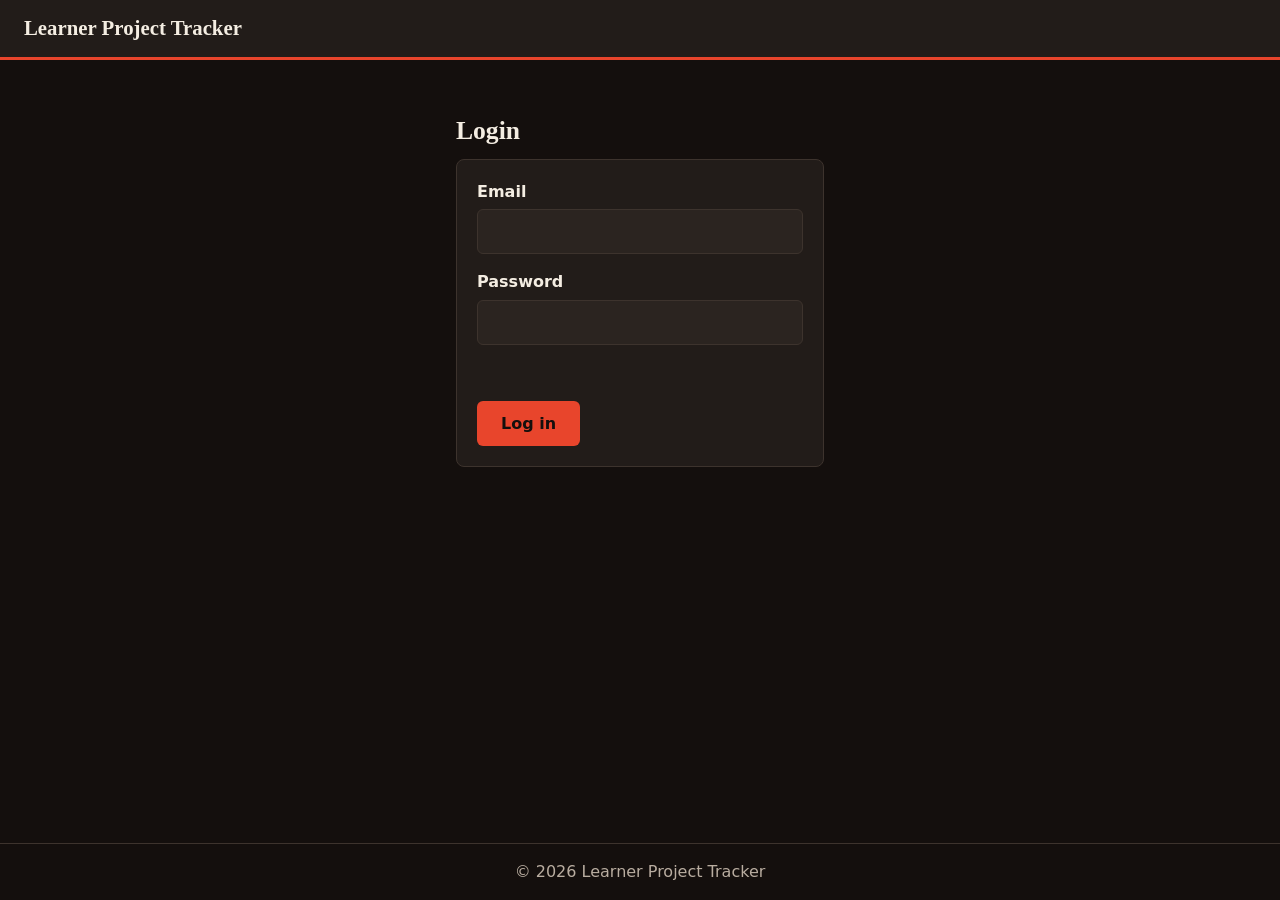
<file: index.html>
<!DOCTYPE html>
<html lang="en">
<head>
  <meta charset="UTF-8">
  <meta name="viewport" content="width=device-width, initial-scale=1.0">
  <title>Login | Learner Project Tracker</title>
  <link rel="stylesheet" href="style.css">
</head>
<body>
  <header class="site-header">
    <h1>Learner Project Tracker</h1>
  </header>

  <main class="content login">
    <h2>Login</h2>

    <!-- Role routing (learner vs instructor) will be added with JavaScript later -->
    <form id="login-form">
      <div class="field">
        <label for="email">Email</label>
        <input type="email" id="email" name="email" required>
      </div>

      <div class="field">
        <label for="password">Password</label>
        <input type="password" id="password" name="password" required>
      </div>

      <p id="login-message" class="message" role="alert"></p>
      <button type="submit" class="btn">Log in</button>
    </form>
  </main>

  <footer class="site-footer">
    <p>&copy; 2026 Learner Project Tracker</p>
  </footer>

  <script type="module" src="app.js"></script>
</body>
</html>
</file>
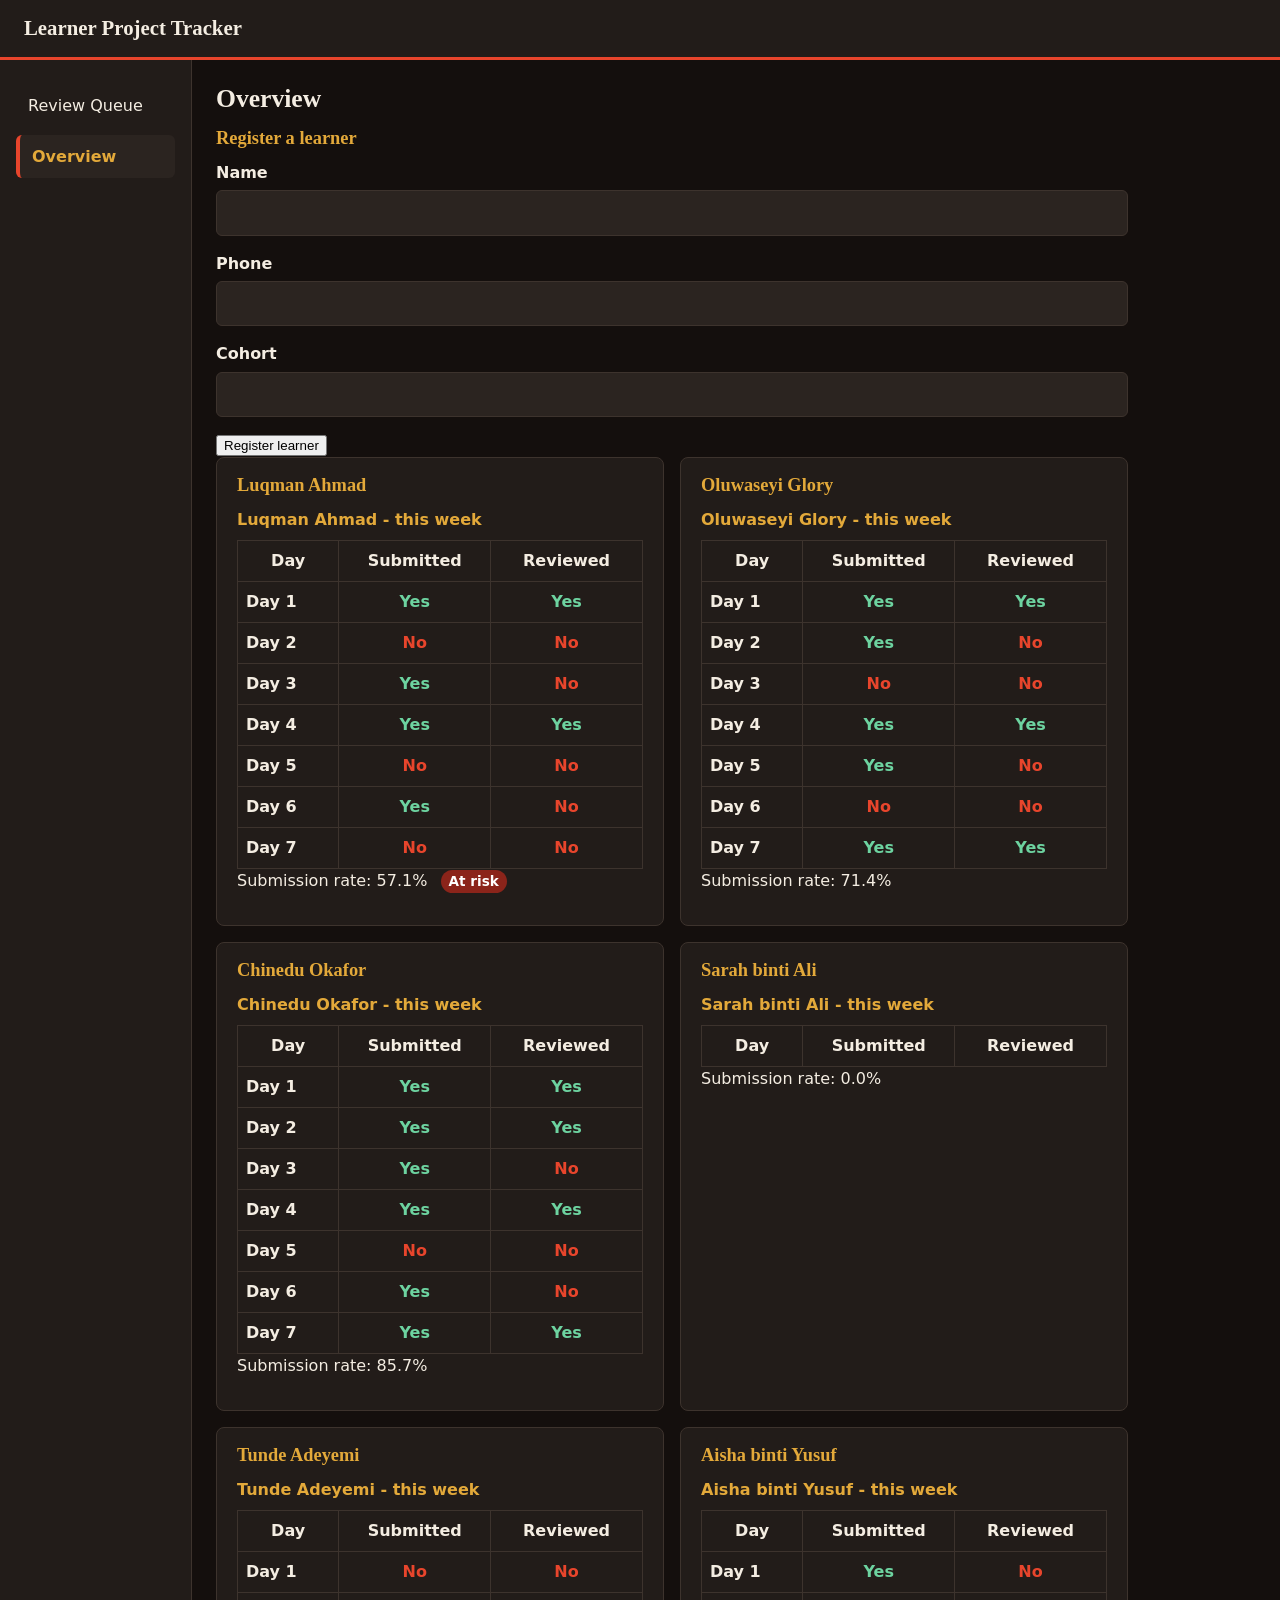
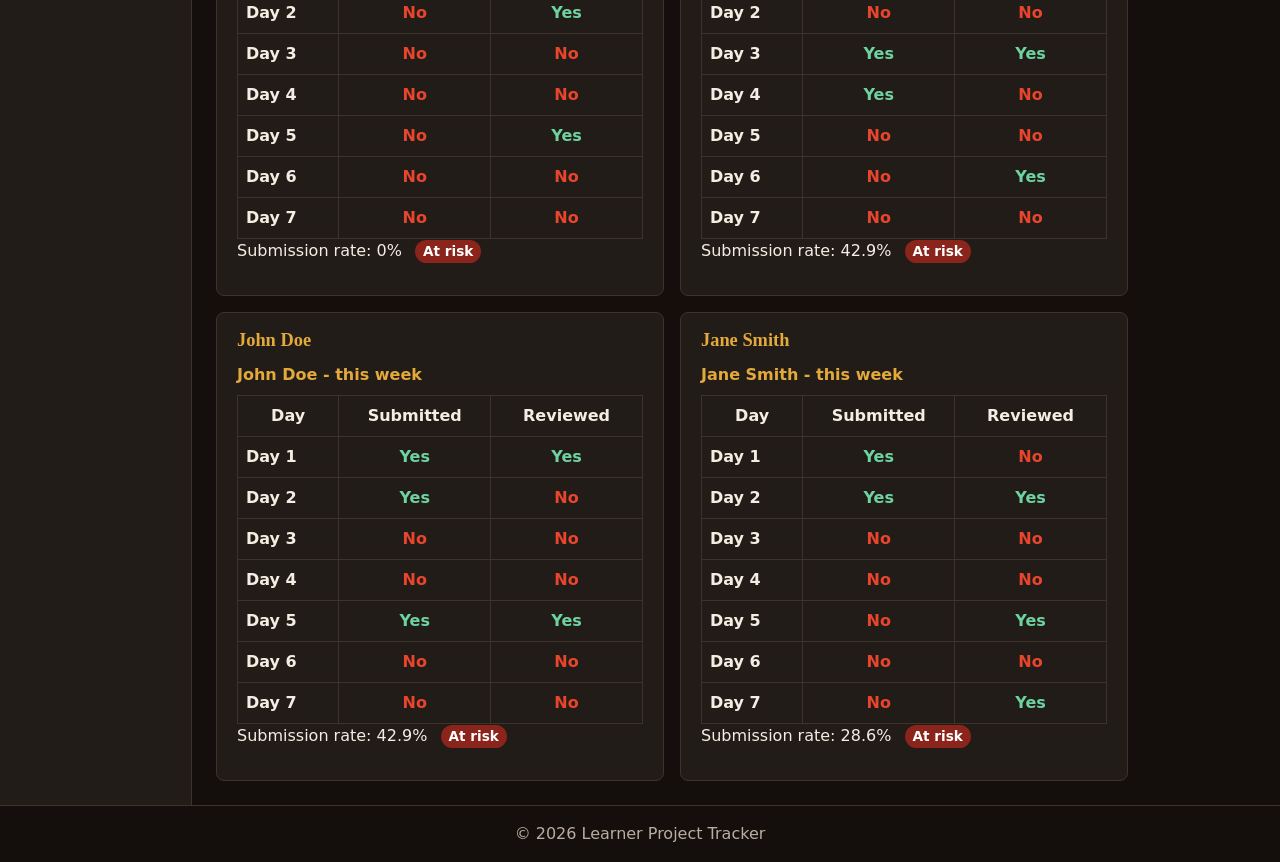
<file: instructor/overview.html>
<!DOCTYPE html>
<html lang="en">
<head>
  <meta charset="UTF-8">
  <meta name="viewport" content="width=device-width, initial-scale=1.0">
  <title>Overview | Learner Project Tracker</title>
  <link rel="stylesheet" href="../style.css">
</head>
<body>
  <header class="site-header">
    <h1>Learner Project Tracker</h1>
  </header>

  <div class="layout">
    <main class="content">
      <h2>Overview</h2>
      <form id="learner-form" novalidate>
        <h3>Register a learner</h3>

        <div>
          <label for="name">Name</label>
          <input type="text" id="name" required
            pattern="[\p{L}\p{M}'’ \-]{2,}" aria-describedby="name-error">
          <p class="error" id="name-error"></p>
        </div>

        <div>
          <label for="phone">Phone</label>
          <input type="tel" id="phone" required
           pattern="0[789][01]\d{8}" aria-describedby="phone-error">
          <p class="error" id="phone-error"></p>
        </div>

        <div>
          <label for="cohort">Cohort</label>
          <input type="text" id="cohort" required
            pattern="[A-Za-z0-9 \-]{2,20}" aria-describedby="cohort-error">
          <p class="error" id="cohort-error"></p>
        </div>

        <p id="form-success" role="status"></p>
        <button type="submit">Register learner</button>
      </form>
      <div class="card-grid"></div>
    </main>

    <nav class="site-nav" aria-label="Instructor navigation">
      <ul>
        <li><a href="review-queue.html">Review Queue</a></li>
        <li><a href="overview.html" aria-current="page">Overview</a></li>
      </ul>
    </nav>
  </div>

  <footer class="site-footer">
    <p>&copy; 2026 Learner Project Tracker</p>
  </footer>

  <script type="module" src="overview.js"></script>
</body>
</html>
</file>
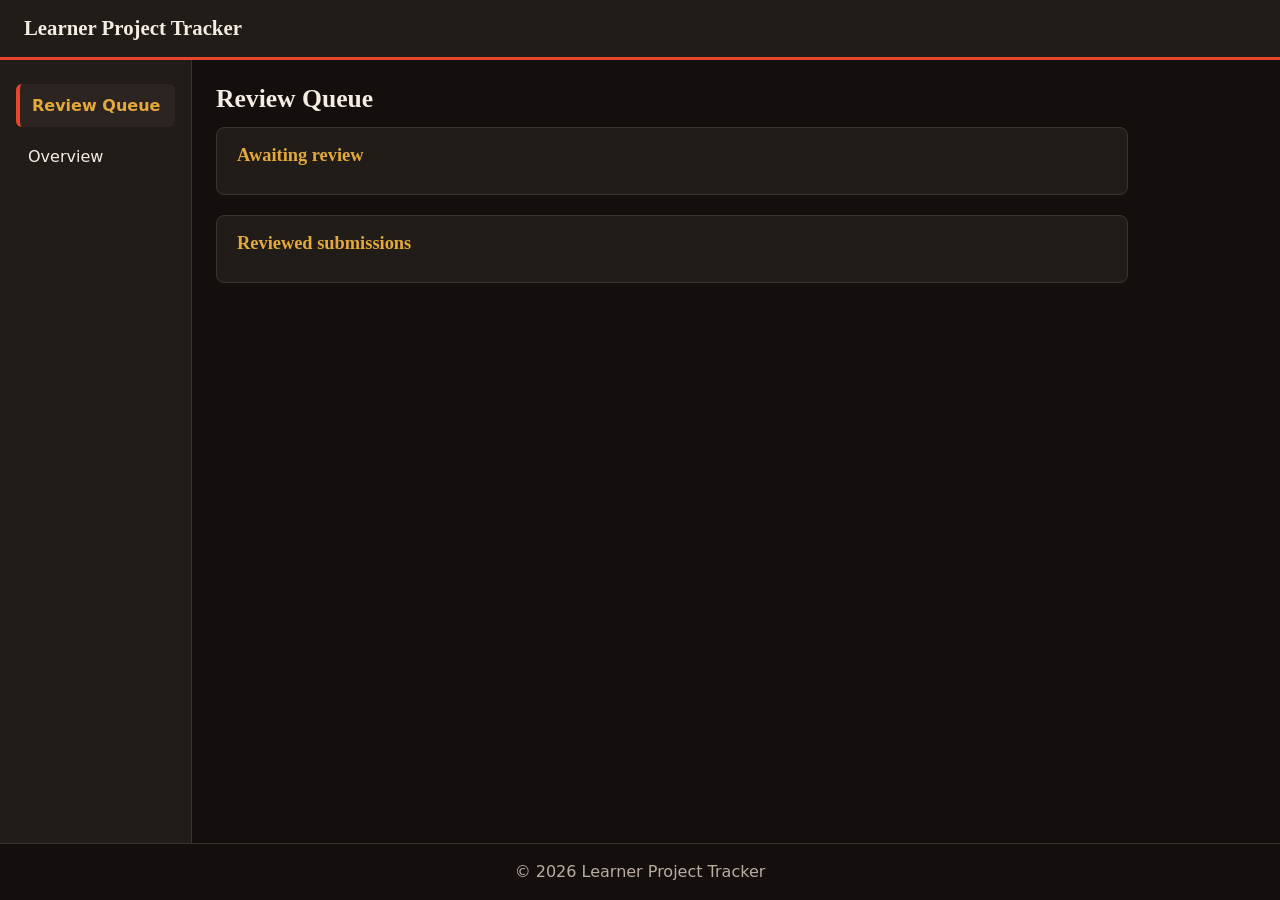
<file: instructor/review-queue.html>
<!DOCTYPE html>
<html lang="en">
<head>
  <meta charset="UTF-8">
  <meta name="viewport" content="width=device-width, initial-scale=1.0">
  <title>Review Queue | Learner Project Tracker</title>
  <link rel="stylesheet" href="../style.css">
</head>
<body>
  <header class="site-header">
    <h1>Learner Project Tracker</h1>
  </header>

  <div class="layout">
    <main class="content">
      <h2>Review Queue</h2>

      <section class="card" aria-labelledby="awaiting-heading">
        <h3 id="awaiting-heading">Awaiting review</h3>
        <ul class="entry-list entry-list-unreviewed"></ul>
      </section>

      <section class="card" aria-labelledby="reviewed-heading">
        <h3 id="reviewed-heading">Reviewed submissions</h3>
        <ul class="entry-list entry-list-reviewed"></ul>
      </section>
    </main>

    <nav class="site-nav" aria-label="Instructor navigation">
      <ul>
        <li><a href="review-queue.html" aria-current="page">Review Queue</a></li>
        <li><a href="overview.html">Overview</a></li>
      </ul>
    </nav>
  </div>

  <footer class="site-footer">
    <p>&copy; 2026 Learner Project Tracker</p>
  </footer>

  <script type="module" src="../app.js"></script>
</body>
</html>
</file>
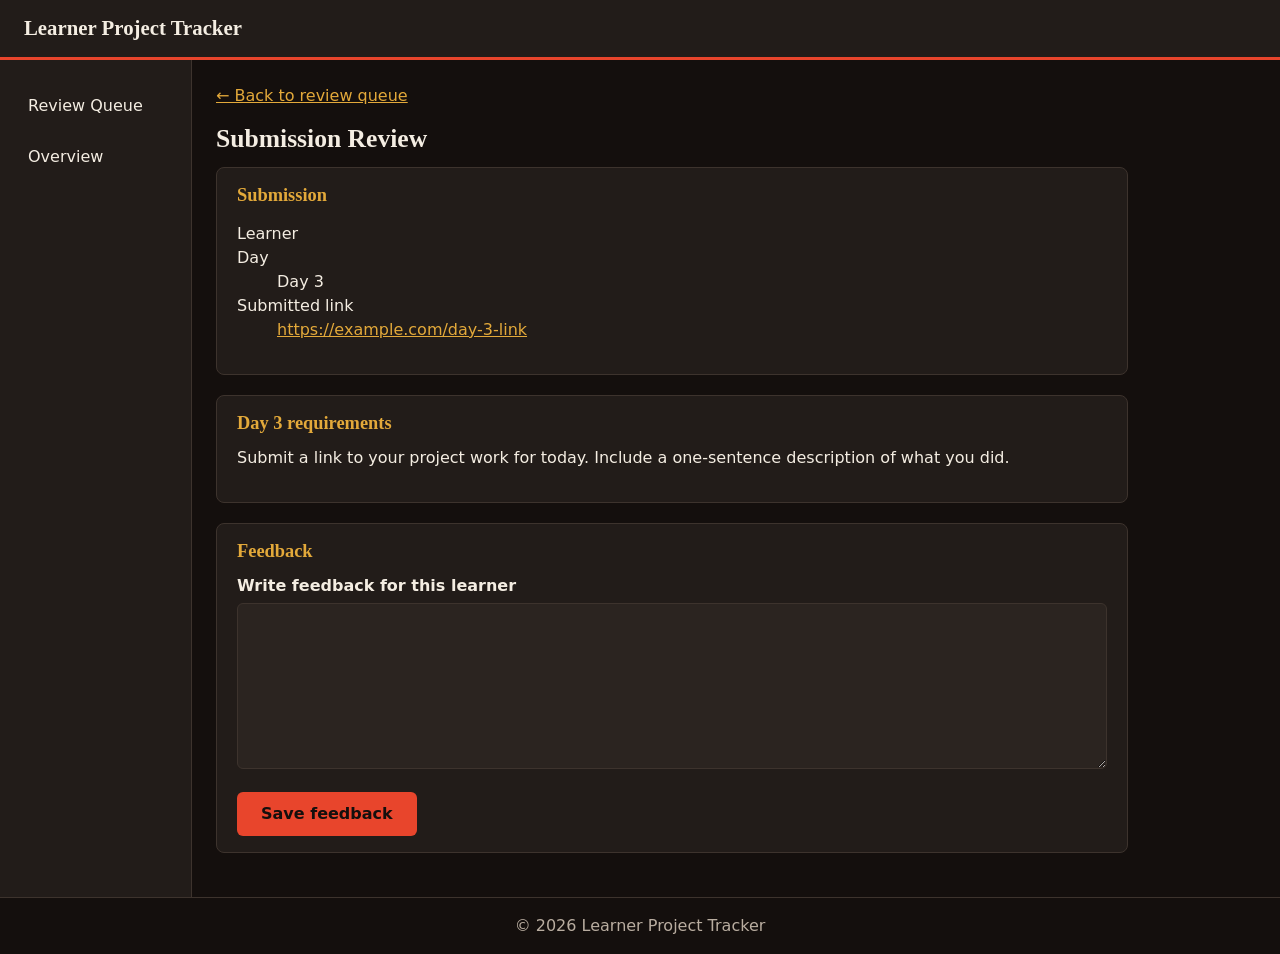
<file: instructor/submission-review.html>
<!DOCTYPE html>
<html lang="en">
<head>
  <meta charset="UTF-8">
  <meta name="viewport" content="width=device-width, initial-scale=1.0">
  <title>Submission Review | Learner Project Tracker</title>
  <link rel="stylesheet" href="../style.css">
</head>
<body>
  <header class="site-header">
    <h1>Learner Project Tracker</h1>
  </header>

  <div class="layout">
    <main class="content">
      <p class="back-link"><a href="review-queue.html">&larr; Back to review queue</a></p>

      <h2>Submission Review</h2>

      <section class="card" aria-labelledby="submission-heading">
        <h3 id="submission-heading">Submission</h3>
        <dl>
          <dt>Learner</dt>
          <!-- <dd>Learner </dd> -->
          <dt>Day</dt>
          <dd>Day 3</dd>
          <dt>Submitted link</dt>
          <dd><a href="https://example.com/day-3-link">https://example.com/day-3-link</a></dd>
        </dl>
      </section>

      <section class="card" aria-labelledby="requirements-heading">
        <h3 id="requirements-heading">Day 3 requirements</h3>
        <p>Submit a link to your project work for today. Include a one-sentence description of what you did.</p>
      </section>

      <section class="card" aria-labelledby="feedback-heading">
        <h3 id="feedback-heading">Feedback</h3>
        <form>
          <div class="field">
            <label for="feedback">Write feedback for this learner</label>
            <textarea id="feedback" name="feedback" rows="6" required></textarea>
          </div>
          <button type="submit" class="btn">Save feedback</button>
        </form>
      </section>
    </main>

    <nav class="site-nav" aria-label="Instructor navigation">
      <ul>
        <li><a href="review-queue.html">Review Queue</a></li>
        <li><a href="overview.html">Overview</a></li>
      </ul>
    </nav>
  </div>

  <footer class="site-footer">
    <p>&copy; 2026 Learner Project Tracker</p>
  </footer>
</body>
</html>
</file>
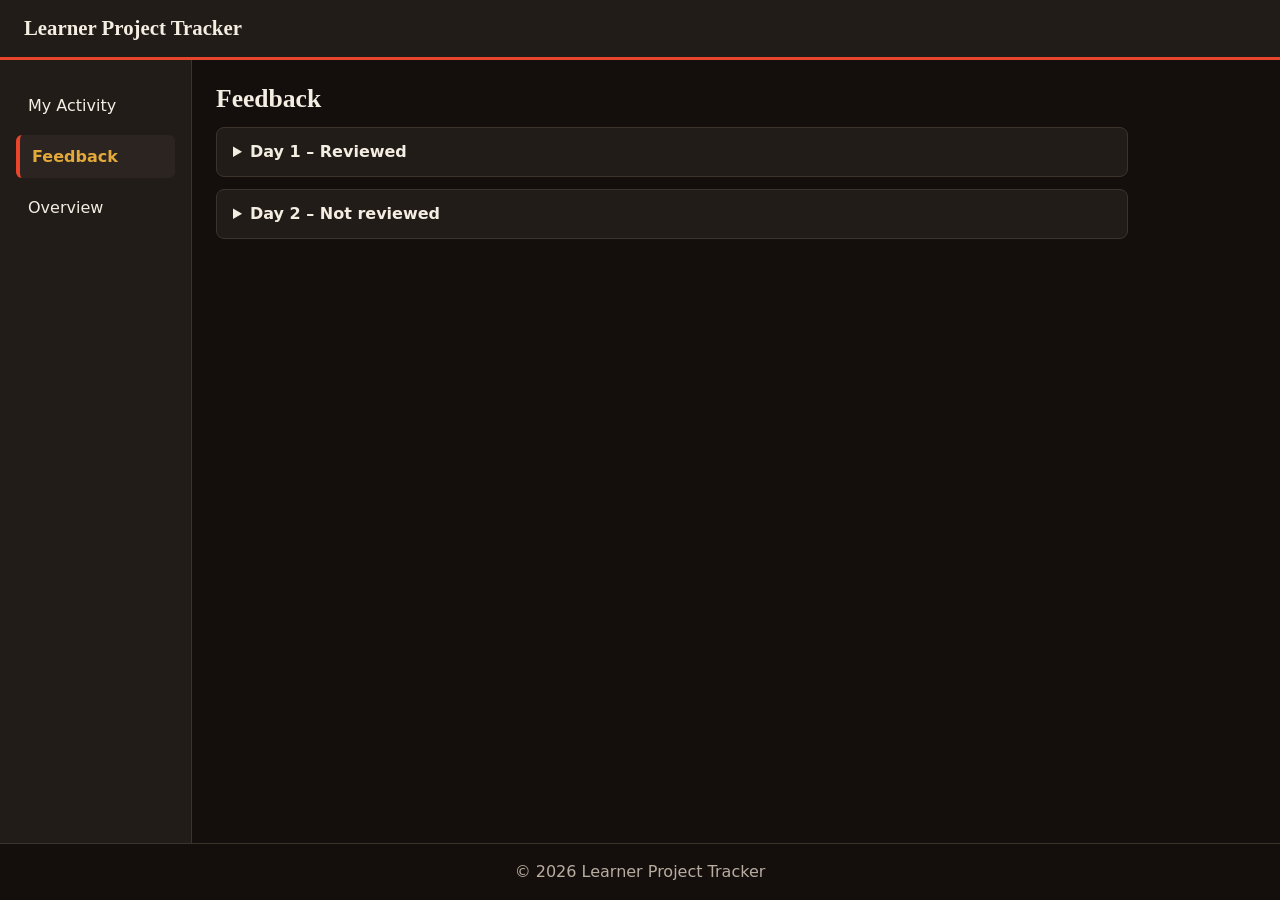
<file: learner/feedback.html>
<!DOCTYPE html>
<html lang="en">
<head>
  <meta charset="UTF-8">
  <meta name="viewport" content="width=device-width, initial-scale=1.0">
  <title>Feedback | Learner Project Tracker</title>
  <link rel="stylesheet" href="../style.css">
</head>
<body>
  <header class="site-header">
    <h1>Learner Project Tracker</h1>
  </header>

  <div class="layout">
    <main class="content">
      <h2>Feedback</h2>

      <ul class="entry-list">
        <li>
          <details>
            <summary>Day 1 &ndash; Reviewed</summary>
            <p><a href="https://example.com/day-1-link">Day 1 link</a></p>
            <p>Feedback: Clear structure. Add a short description next time.</p>
          </details>
        </li>

        <li>
          <details>
            <summary>Day 2 &ndash; Not reviewed</summary>
            <p><a href="https://example.com/day-2-link">Day 2 link</a></p>
            <p>No feedback yet.</p>
          </details>
        </li>
      </ul>
    </main>

    <nav class="site-nav" aria-label="Learner navigation">
      <ul>
        <li><a href="my-activity.html">My Activity</a></li>
        <li><a href="feedback.html" aria-current="page">Feedback</a></li>
        <li><a href="overview.html">Overview</a></li>
      </ul>
    </nav>
  </div>

  <footer class="site-footer">
    <p>&copy; 2026 Learner Project Tracker</p>
  </footer>
</body>
</html>
</file>
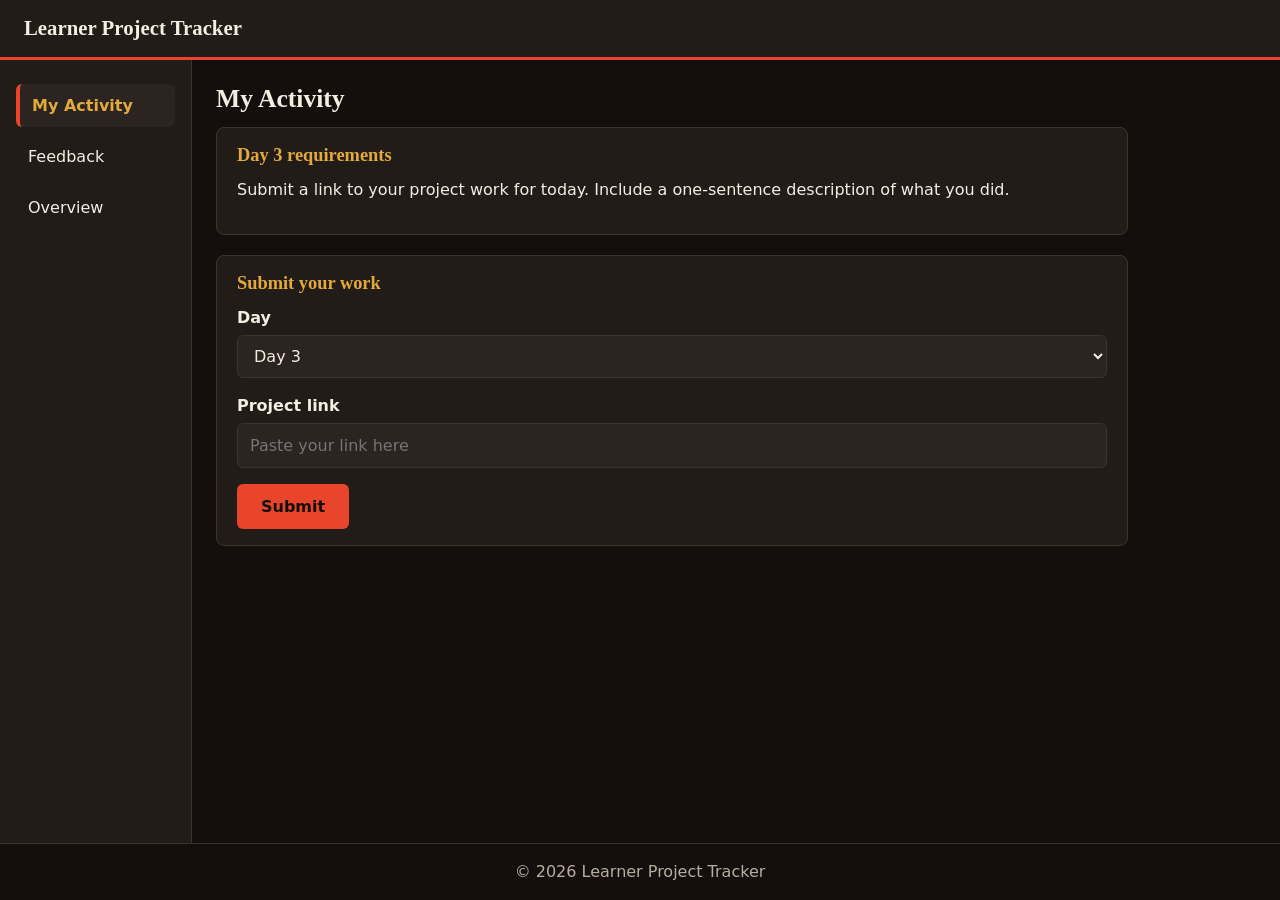
<file: learner/myactivity.html>
<!DOCTYPE html>
<html lang="en">
<head>
  <meta charset="UTF-8">
  <meta name="viewport" content="width=device-width, initial-scale=1.0">
  <title>My Activity | Learner Project Tracker</title>
  <link rel="stylesheet" href="../style.css">
</head>
<body>
  <header class="site-header">
    <h1>Learner Project Tracker</h1>
  </header>

  <div class="layout">
    <main class="content">
      <h2>My Activity</h2>

      <section class="card" aria-labelledby="requirements-heading">
        <h3 id="requirements-heading">Day 3 requirements</h3>
        <p>Submit a link to your project work for today. Include a one-sentence description of what you did.</p>
      </section>

      <section class="card" aria-labelledby="submit-heading">
        <h3 id="submit-heading">Submit your work</h3>
        <form>
          <div class="field">
            <label for="day">Day</label>
            <select id="day" name="day">
              <option value="3" selected>Day 3</option>
              <option value="2">Day 2</option>
              <option value="1">Day 1</option>
            </select>
          </div>

          <div class="field">
            <label for="link">Project link</label>
            <input type="url" id="link" name="link" placeholder="Paste your link here" required>
          </div>

          <button type="submit" class="btn">Submit</button>
        </form>
      </section>
    </main>

    <nav class="site-nav" aria-label="Learner navigation">
      <ul>
        <li><a href="my-activity.html" aria-current="page">My Activity</a></li>
        <li><a href="feedback.html">Feedback</a></li>
        <li><a href="overview.html">Overview</a></li>
      </ul>
    </nav>
  </div>

  <footer class="site-footer">
    <p>&copy; 2026 Learner Project Tracker</p>
  </footer>
</body>
</html>
</file>
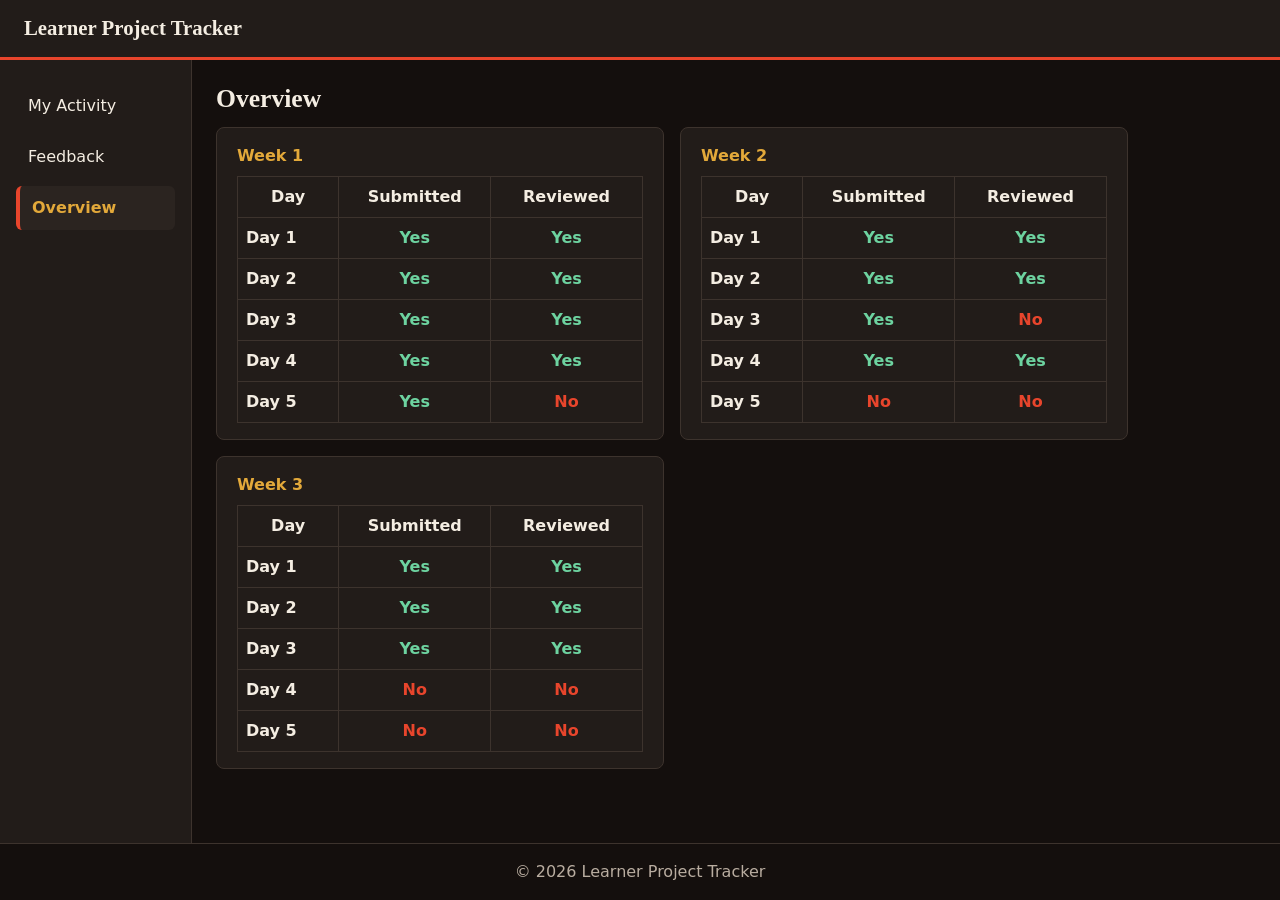
<file: learner/overview.html>
<!DOCTYPE html>
<html lang="en">
<head>
  <meta charset="UTF-8">
  <meta name="viewport" content="width=device-width, initial-scale=1.0">
  <title>Overview | Learner Project Tracker</title>
  <link rel="stylesheet" href="../style.css">
</head>
<body>
  <header class="site-header">
    <h1>Learner Project Tracker</h1>
  </header>

  <div class="layout">
    <main class="content">
      <h2>Overview</h2>

      
      <div class="card-grid">
        <section class="card">
          <table class="weekly-table">
            <caption>Week 1</caption>
            <thead>
              <tr><th scope="col">Day</th><th scope="col">Submitted</th><th scope="col">Reviewed</th></tr>
            </thead>
            <tbody>
              <tr><th scope="row">Day 1</th><td class="yes">Yes</td><td class="yes">Yes</td></tr>
              <tr><th scope="row">Day 2</th><td class="yes">Yes</td><td class="yes">Yes</td></tr>
              <tr><th scope="row">Day 3</th><td class="yes">Yes</td><td class="yes">Yes</td></tr>
              <tr><th scope="row">Day 4</th><td class="yes">Yes</td><td class="yes">Yes</td></tr>
              <tr><th scope="row">Day 5</th><td class="yes">Yes</td><td class="no">No</td></tr>
            </tbody>
          </table>
        </section>

        <section class="card">
          <table class="weekly-table">
            <caption>Week 2</caption>
            <thead>
              <tr><th scope="col">Day</th><th scope="col">Submitted</th><th scope="col">Reviewed</th></tr>
            </thead>
            <tbody>
              <tr><th scope="row">Day 1</th><td class="yes">Yes</td><td class="yes">Yes</td></tr>
              <tr><th scope="row">Day 2</th><td class="yes">Yes</td><td class="yes">Yes</td></tr>
              <tr><th scope="row">Day 3</th><td class="yes">Yes</td><td class="no">No</td></tr>
              <tr><th scope="row">Day 4</th><td class="yes">Yes</td><td class="yes">Yes</td></tr>
              <tr><th scope="row">Day 5</th><td class="no">No</td><td class="no">No</td></tr>
            </tbody>
          </table>
        </section>

        <section class="card">
          <table class="weekly-table">
            <caption>Week 3</caption>
            <thead>
              <tr><th scope="col">Day</th><th scope="col">Submitted</th><th scope="col">Reviewed</th></tr>
            </thead>
            <tbody>
              <tr><th scope="row">Day 1</th><td class="yes">Yes</td><td class="yes">Yes</td></tr>
              <tr><th scope="row">Day 2</th><td class="yes">Yes</td><td class="yes">Yes</td></tr>
              <tr><th scope="row">Day 3</th><td class="yes">Yes</td><td class="yes">Yes</td></tr>
              <tr><th scope="row">Day 4</th><td class="no">No</td><td class="no">No</td></tr>
              <tr><th scope="row">Day 5</th><td class="no">No</td><td class="no">No</td></tr>
            </tbody>
          </table>
        </section>
      </div>
    </main>

    <nav class="site-nav" aria-label="Learner navigation">
      <ul>
        <li><a href="my-activity.html">My Activity</a></li>
        <li><a href="feedback.html">Feedback</a></li>
        <li><a href="overview.html" aria-current="page">Overview</a></li>
      </ul>
    </nav>
  </div>

  <footer class="site-footer">
    <p>&copy; 2026 Learner Project Tracker</p>
  </footer>
</body>
</html>
</file>
<file: style.css>
/* ==========================================================
   Learner Project Tracker - basic stylesheet
   Concepts used: box model, selectors, Flexbox, Grid,
   and one media query for narrow screens.
   ========================================================== */

/* ---------- Colours (taken from the TechDojo palette) ---------- */
:root {
  --bg: #140f0d;
  --surface: #221c19;
  --field: #2b2420;
  --border: #3d332d;
  --text: #f4ede2;
  --muted: #b9ada0;
  --accent: #e8452c;   /* orange-red */
  --gold: #e3a93a;
  --green: #6dd3a0;
}

/* ---------- Box model + base ---------- */
*,
*::before,
*::after {
  box-sizing: border-box;  /* padding and border stay inside the set width */
}

body {
  margin: 0;
  font-family: system-ui, -apple-system, "Segoe UI", Arial, sans-serif;
  line-height: 1.5;
  color: var(--text);
  background-color: var(--bg);

  /* Flexbox: stack header, layout and footer, footer stays at the bottom */
  display: flex;
  flex-direction: column;
  min-height: 100vh;
}

h1,
h2,
h3 {
  font-family: Georgia, "Times New Roman", serif;
  line-height: 1.2;
  margin: 0 0 0.75rem;
}

h2 { font-size: 1.6rem; }
h3 { font-size: 1.15rem; color: var(--gold); }

p { margin: 0 0 1rem; }

a {
  color: var(--gold);
  overflow-wrap: anywhere;
}
a:hover { color: var(--text); }

/* Visible keyboard focus */
a:focus-visible,
button:focus-visible,
input:focus-visible,
select:focus-visible,
textarea:focus-visible,
summary:focus-visible {
  outline: 2px solid var(--gold);
  outline-offset: 2px;
}

/* ---------- Header ---------- */
.site-header {
  padding: 1rem 1.5rem;
  background-color: var(--surface);
  border-bottom: 3px solid var(--accent);
}

.site-header h1 {
  margin: 0;
  font-size: 1.3rem;
}

/* ---------- Page layout: navigation + main content (Flexbox) ---------- */
.layout {
  flex: 1;                 /* fills the space between header and footer */
  display: flex;
  flex-direction: row;
}

.content {
  flex: 1;                 /* main content takes the remaining width */
  padding: 1.5rem;
  max-width: 60rem;
  min-width: 0;
}

/* Navigation: a sidebar on wide screens (moved before main with order) */
.site-nav {
  order: -1;
  width: 12rem;
  padding: 1.5rem 1rem;
  background-color: var(--surface);
  border-right: 1px solid var(--border);
}

.site-nav ul {
  list-style: none;
  margin: 0;
  padding: 0;
  display: flex;
  flex-direction: column;
  gap: 0.5rem;
}

.site-nav a {
  display: block;
  padding: 0.6rem 0.75rem;
  border-radius: 6px;
  color: var(--text);
  text-decoration: none;
}

.site-nav a:hover {
  background-color: var(--field);
}

.site-nav a[aria-current="page"] {
  background-color: var(--field);
  color: var(--gold);
  font-weight: 700;
  border-left: 4px solid var(--accent);
}

/* ---------- Cards, lists and grid ---------- */
.card {
  margin-bottom: 1.25rem;
  padding: 1rem 1.25rem;
  background-color: var(--surface);
  border: 1px solid var(--border);
  border-radius: 8px;
  min-width: 0;
}

.card h3 { margin-top: 0; }

/* Grid: overview cards sit in as many columns as fit */
.card-grid {
  display: grid;
  grid-template-columns: repeat(auto-fit, minmax(20rem, 1fr));
  gap: 1rem;
}

.card-grid .card { margin-bottom: 0; }

.risk-badge {
  display: inline-block;
  margin-left: 0.5rem;
  padding: 0.1rem 0.5rem;
  color: #fff;
  background-color: #8b241a;
  border-radius: 999px;
  font-size: 0.85em;
  font-weight: 700;
}

.entry-list {
  list-style: none;
  margin: 0;
  padding: 0;
}

.entry-list li {
  margin-bottom: 0.75rem;
  padding: 0.75rem 1rem;
  background-color: var(--surface);
  border: 1px solid var(--border);
  border-radius: 8px;
}

.entry-list summary {
  cursor: pointer;
  font-weight: 700;
}

.entry-list details p { margin: 0.5rem 0 0; }

.back-link { margin-bottom: 1rem; }

/* ---------- Forms ---------- */
.field { margin-bottom: 1rem; }

label {
  display: block;
  margin-bottom: 0.35rem;
  font-weight: 600;
}

input,
select,
textarea {
  width: 100%;
  padding: 0.6rem 0.75rem;
  font: inherit;
  color: var(--text);
  background-color: var(--field);
  border: 1px solid var(--border);
  border-radius: 6px;
}

.btn {
  padding: 0.65rem 1.5rem;
  font: inherit;
  font-weight: 700;
  color: var(--bg);
  background-color: var(--accent);
  border: none;
  border-radius: 6px;
  cursor: pointer;
}

.btn:hover { background-color: var(--gold); }

/* Login page (id selector) */
#login-form {
  padding: 1.25rem;
  background-color: var(--surface);
  border: 1px solid var(--border);
  border-radius: 8px;
}

.login {
  margin: 2rem auto;
  width: 100%;
  max-width: 26rem;
}

.message { min-height: 1.5rem; margin: 0 0 1rem; font-weight: 600; }
.message.error { color: var(--accent); }
.message.success { color: var(--green); }

/* ---------- Tables ---------- */
table {
  width: 100%;
  border-collapse: collapse;
  text-align: center;
}

caption {
  padding-bottom: 0.5rem;
  text-align: left;
  font-weight: 700;
  color: var(--gold);
}

th,
td {
  padding: 0.5rem;
  border: 1px solid var(--border);
}

tbody th { text-align: left; }

.weekly-table {
  table-layout: fixed;
}

.weekly-table th:first-child,
.weekly-table td:first-child {
  width: 25%;
}

td.yes { color: var(--green); font-weight: 700; }
td.no  { color: var(--accent); font-weight: 700; }

/* ---------- Footer ---------- */
.site-footer {
  padding: 1rem 1.5rem;
  text-align: center;
  color: var(--muted);
  border-top: 1px solid var(--border);
}

.site-footer p { margin: 0; }

/* ==========================================================
   Narrow screens: navigation becomes a bottom bar
   ========================================================== */
@media (max-width: 700px) {
  .layout {
    flex-direction: column;
  }

  .site-header {
    padding: 0.875rem 1rem;
  }

  .site-header h1 {
    font-size: 1.15rem;
  }

  .content {
    padding: 1rem;
  }

  .site-nav {
    order: 0;              /* back to source order: after main */
    width: 100%;
    padding: 0.5rem;
    border-right: none;
    border-top: 1px solid var(--border);
    position: sticky;
    bottom: 0;
  }

  .site-nav ul {
    flex-direction: row;
    justify-content: space-around;
    gap: 0.25rem;
  }

  .site-nav li {
    flex: 1 1 0;
    min-width: 0;
  }

  .site-nav a {
    text-align: center;
    padding: 0.6rem 0.25rem;
  }

  .site-nav a[aria-current="page"] {
    border-left: none;
    border-bottom: 3px solid var(--accent);
  }

  .card-grid {
    grid-template-columns: 1fr;
  }

  .weekly-table {
    font-size: 0.8rem;
  }

  .weekly-table th,
  .weekly-table td {
    padding: 0.35rem 0.15rem;
  }
}
</file>
